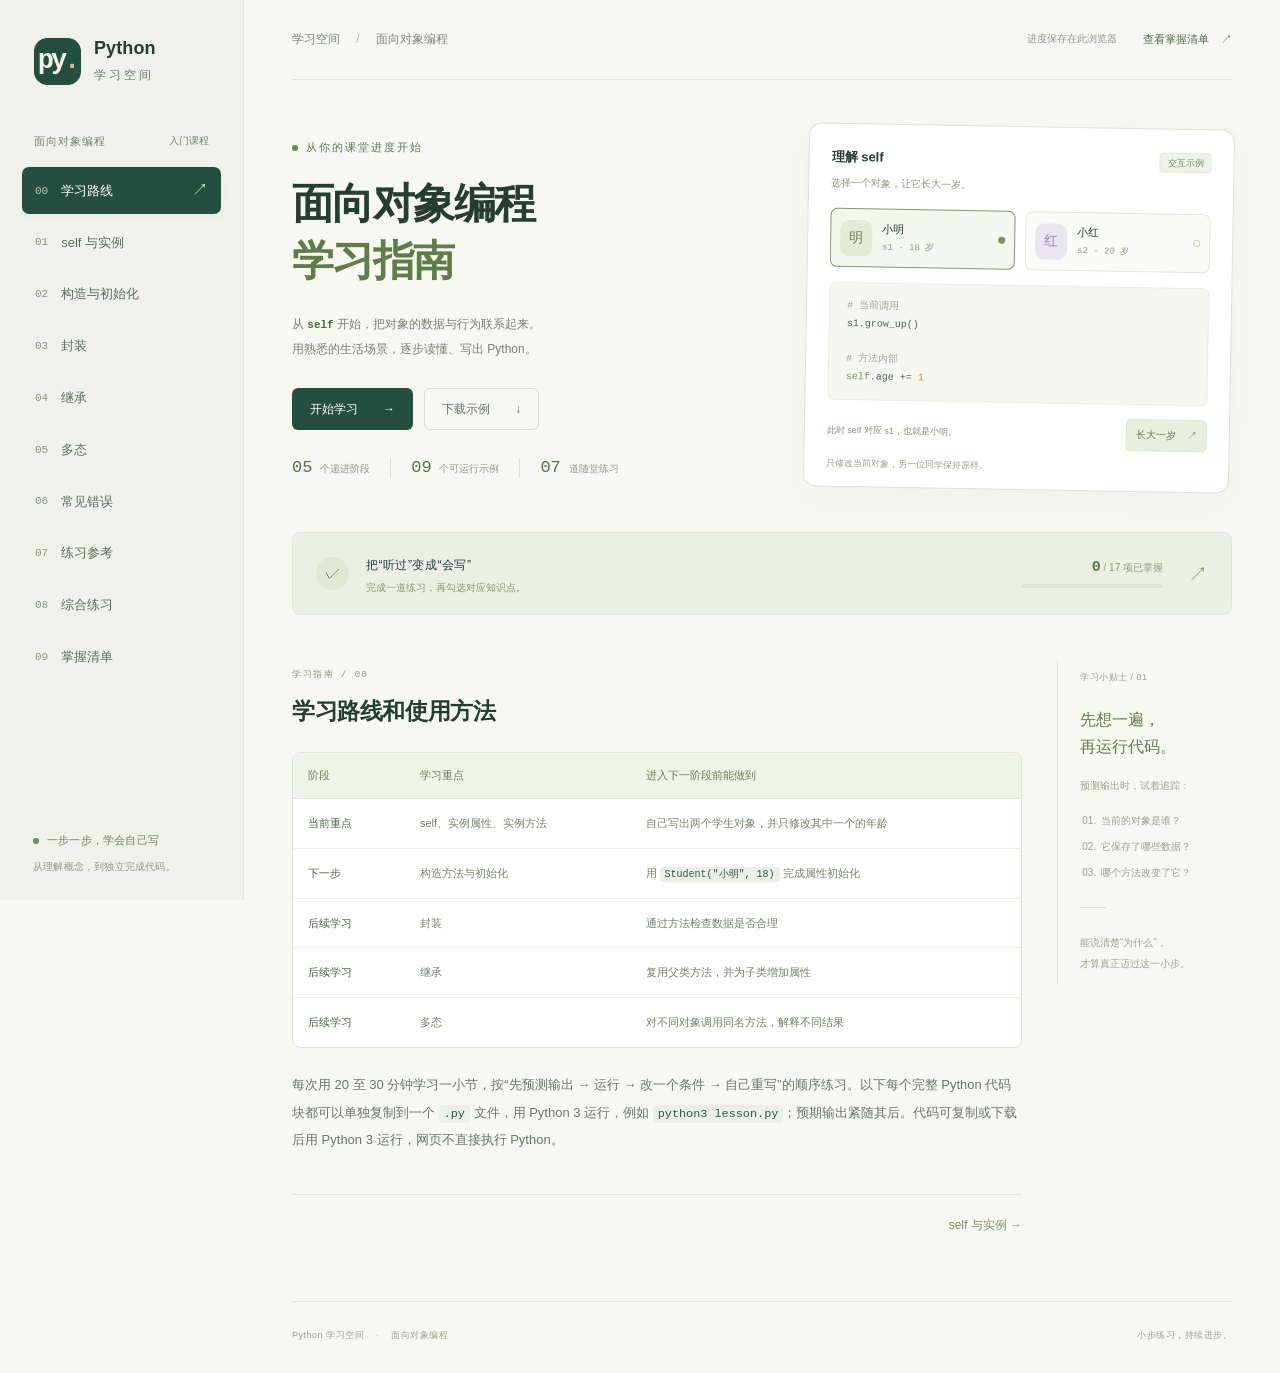
<file: index.html>
<!doctype html>
<html lang="zh-CN">
<head>
  <meta charset="UTF-8">
  <meta name="viewport" content="width=device-width, initial-scale=1">
  <meta name="description" content="从 self、实例属性和实例方法开始，用生活类比、可运行的 Python 示例和练习掌握面向对象编程。">
  <meta name="theme-color" content="#244e40">
  <title>面向对象编程学习指南 · Python 学习空间</title>
  <link rel="icon" href="assets/favicon.svg" type="image/svg+xml">
  <link rel="stylesheet" href="assets/style.css">
  <script defer src="assets/app.js"></script>
</head>
<body>
  <a class="skip-link" href="#lesson-content">跳到学习内容</a>
  <aside class="sidebar" aria-label="课程导航">
    <a href="#overview" class="brand" aria-label="Python 学习空间首页"><span class="brand-icon" aria-hidden="true">py<span>.</span></span><span>Python<br><small>学习空间</small></span></a>
    <div class="sidebar-label">面向对象编程 <span>入门课程</span></div>
    <nav><a href="#overview" class="nav-link" data-route="overview" aria-current=page><span class="nav-number">00</span><span>学习路线</span><span class="nav-arrow" aria-hidden="true">↗</span></a><a href="#self" class="nav-link" data-route="self" ><span class="nav-number">01</span><span>self 与实例</span><span class="nav-arrow" aria-hidden="true">↗</span></a><a href="#init" class="nav-link" data-route="init" ><span class="nav-number">02</span><span>构造与初始化</span><span class="nav-arrow" aria-hidden="true">↗</span></a><a href="#encapsulation" class="nav-link" data-route="encapsulation" ><span class="nav-number">03</span><span>封装</span><span class="nav-arrow" aria-hidden="true">↗</span></a><a href="#inheritance" class="nav-link" data-route="inheritance" ><span class="nav-number">04</span><span>继承</span><span class="nav-arrow" aria-hidden="true">↗</span></a><a href="#polymorphism" class="nav-link" data-route="polymorphism" ><span class="nav-number">05</span><span>多态</span><span class="nav-arrow" aria-hidden="true">↗</span></a><a href="#errors" class="nav-link" data-route="errors" ><span class="nav-number">06</span><span>常见错误</span><span class="nav-arrow" aria-hidden="true">↗</span></a><a href="#answers" class="nav-link" data-route="answers" ><span class="nav-number">07</span><span>练习参考</span><span class="nav-arrow" aria-hidden="true">↗</span></a><a href="#project" class="nav-link" data-route="project" ><span class="nav-number">08</span><span>综合练习</span><span class="nav-arrow" aria-hidden="true">↗</span></a><a href="#checklist" class="nav-link" data-route="checklist" ><span class="nav-number">09</span><span>掌握清单</span><span class="nav-arrow" aria-hidden="true">↗</span></a></nav>
    <div class="sidebar-bottom"><span class="status-dot"></span><span>一步一步，学会自己写</span><p>从理解概念，到独立完成代码。</p></div>
  </aside>
  <div class="workspace">
    <header class="topbar"><a class="mobile-brand" href="#overview">py. <span>Python 学习空间</span></a><div class="breadcrumb">学习空间 <span>/</span> 面向对象编程</div><div class="topbar-actions"><span class="saved-status" id="save-status" role="status" aria-live="polite">进度保存在此浏览器</span><a class="text-link" href="#checklist">查看掌握清单 <span aria-hidden="true">↗</span></a></div></header>
    <main id="lesson-content" tabindex="-1">
      <section class="hero" id="hero" aria-labelledby="guide-title">
        <div class="hero-copy"><div class="hero-label"><span class="status-dot"></span>从你的课堂进度开始</div><h1 id="guide-title">面向对象编程<br><span>学习指南</span></h1><p class="hero-description">从 <code>self</code> 开始，把对象的数据与行为联系起来。<br class="desktop-break">用熟悉的生活场景，逐步读懂、写出 Python。</p><div class="hero-buttons"><a class="button button-primary" href="#self">开始学习 <span aria-hidden="true">→</span></a><a class="button button-secondary" href="examples/python_oop_examples.zip" download>下载示例 <span aria-hidden="true">↓</span></a></div><div class="hero-meta"><span><b>05</b> 个递进阶段</span><span><b>09</b> 个可运行示例</span><span><b>07</b> 道随堂练习</span></div></div>
        <div class="self-demo" aria-label="self 交互演示">
          <div class="demo-heading"><span>理解 self</span><span class="live-tag">交互示例</span></div>
          <p class="demo-caption">选择一个对象，让它长大一岁。</p>
          <div class="student-options"><button class="student-card is-selected" type="button" data-student="s1" aria-pressed="true"><span class="student-avatar">明</span><span><strong>小明</strong><small>s1 · <span id="age-s1">18</span> 岁</small></span><span class="selection-dot" aria-hidden="true"></span></button><button class="student-card" type="button" data-student="s2" aria-pressed="false"><span class="student-avatar lavender">红</span><span><strong>小红</strong><small>s2 · <span id="age-s2">20</span> 岁</small></span><span class="selection-dot" aria-hidden="true"></span></button></div>
          <div class="demo-code"><code><span class="muted"># 当前调用</span><br><span id="demo-caller">s1</span>.grow_up()<br><br><span class="muted"># 方法内部</span><br><span class="code-highlight">self</span>.age += <span class="code-orange">1</span></code></div>
          <div class="demo-footer"><p id="demo-explanation" aria-live="polite">此时 self 对应 s1，也就是小明。</p><button type="button" class="demo-run" id="grow-up">长大一岁 <span aria-hidden="true">↗</span></button></div>
          <div class="demo-result" id="demo-result" role="status">只修改当前对象，另一位同学保持原样。</div>
        </div>
      </section>
      <section class="progress-banner" aria-label="掌握进度"><div class="progress-symbol" aria-hidden="true">✓</div><div><strong>把“听过”变成“会写”</strong><p>完成一道练习，再勾选对应知识点。</p></div><div class="progress-meter"><span><b id="progress-count">0</b> / <span id="progress-total">17</span> 项已掌握</span><progress id="mastery-progress" value="0" max="17" aria-label="知识点掌握进度"></progress></div><a href="#checklist" class="progress-link" aria-label="前往掌握清单">↗</a></section>
      <div class="reading-layout"><div class="reading-column"><article class="lesson" id="overview" data-title="学习路线" ><div class="lesson-heading"><span class="eyebrow">学习指南 / 00</span><h2>学习路线和使用方法</h2></div><div class="table-scroll" tabindex="0" role="region" aria-label="知识点对照表"><table><thead><tr><th scope="col">阶段</th><th scope="col">学习重点</th><th scope="col">进入下一阶段前能做到</th></tr></thead><tbody>
<tr><td>当前重点</td><td>self、实例属性、实例方法</td><td>自己写出两个学生对象，并只修改其中一个的年龄</td></tr>
<tr><td>下一步</td><td>构造方法与初始化</td><td>用 <code>Student(&quot;小明&quot;, 18)</code> 完成属性初始化</td></tr>
<tr><td>后续学习</td><td>封装</td><td>通过方法检查数据是否合理</td></tr>
<tr><td>后续学习</td><td>继承</td><td>复用父类方法，并为子类增加属性</td></tr>
<tr><td>后续学习</td><td>多态</td><td>对不同对象调用同名方法，解释不同结果</td></tr>
</tbody></table></div>
<p>每次用 20 至 30 分钟学习一小节，按“先预测输出 → 运行 → 改一个条件 → 自己重写”的顺序练习。以下每个完整 Python 代码块都可以单独复制到一个 <code>.py</code> 文件，用 Python 3 运行，例如 <code>python3 lesson.py</code>；预期输出紧随其后。代码可复制或下载后用 Python 3 运行，网页不直接执行 Python。</p></article>
<article class="lesson" id="self" data-title="self 与实例" hidden><div class="lesson-heading"><span class="eyebrow">学习指南 / 01</span><h2>第一阶段 理解 self 和对象自己的数据</h2></div><h3>用学生档案理解类与对象</h3>
<p>把 <code>Student</code> 类想象成学生档案的统一模板；<code>s1</code>、<code>s2</code> 分别指向按模板建立的两份具体档案。姓名、年龄是档案中的数据，也就是属性；介绍自己、长大一岁是对象的行为，也就是方法。<code>self</code> 像方法执行时手里拿着的那份档案，决定这一行代码处理哪个学生。</p>
<div class="table-scroll" tabindex="0" role="region" aria-label="知识点对照表"><table><thead><tr><th scope="col">写法</th><th scope="col">读法</th></tr></thead><tbody>
<tr><td><code>class Student:</code></td><td>定义学生类</td></tr>
<tr><td><code>s1 = Student()</code></td><td>创建一个学生实例，让变量 s1 指向它</td></tr>
<tr><td><code>s1.name</code></td><td>s1 所指对象的 name 属性</td></tr>
<tr><td><code>self.name</code></td><td>当前方法接收到的对象的 name 属性</td></tr>
<tr><td><code>s1.introduce()</code></td><td>调用 s1 的 introduce 方法</td></tr>
</tbody></table></div>
<h3>从 self 到实例属性和实例方法</h3>
<p>先暂时手动给对象添加属性，方便看清“数据属于谁”。</p>
<div class="code-block"><div class="code-bar"><span>PYTHON <span class="code-number">/ 01</span></span><div><a download href="examples/example_01.py">下载 .py</a><button type="button" class="copy-code" aria-label="复制示例 1 代码">复制代码</button></div></div><pre><code class="language-python">class Student:
    def introduce(self):
        return f&quot;我是{self.name}，今年{self.age}岁&quot;

    def grow_up(self):
        self.age += 1

s1 = Student()
s1.name = &quot;小明&quot;
s1.age = 18

s2 = Student()
s2.name = &quot;小红&quot;
s2.age = 20

print(s1.introduce())
print(s2.introduce())
s1.grow_up()
print(s1.age, s2.age)
print(Student.introduce(s1))</code></pre></div>
<div class="output-block"><span class="output-label">运行结果</span><pre><code>我是小明，今年18岁
我是小红，今年20岁
19 20
我是小明，今年19岁</code></pre></div>
<p><code>s1.grow_up()</code> 调用时，Python 把 <code>s1</code> 所指的对象自动作为第一个参数传入，所以 <code>self.age += 1</code> 修改的是它的年龄。调用 <code>s2.introduce()</code> 时，方法中的 <code>self</code> 则接收到 <code>s2</code> 所指的对象。在这个普通实例方法示例中，<code>s1.introduce()</code> 与 <code>Student.introduce(s1)</code> 的效果相同。</p>
<p><strong>self 是约定的参数名，不是关键字。</strong> 定义普通实例方法时，第一个参数通常写 <code>self</code>；通过实例调用时，不再手动传入它。两个对象可以分别保存自己的实例属性；若你把同一个可变对象赋给它们，它们也可能共享那份数据。</p>
<h3>方法参数和实例属性的区别</h3>
<p>形参像临时递来的便签，<code>self.name</code> 像档案里保存的姓名。把便签上的内容写进档案，需要显式赋值。</p>
<div class="code-block"><div class="code-bar"><span>PYTHON <span class="code-number">/ 02</span></span><div><a download href="examples/example_02.py">下载 .py</a><button type="button" class="copy-code" aria-label="复制示例 2 代码">复制代码</button></div></div><pre><code class="language-python">class Student:
    def rename(self, name):
        old_name = self.name
        self.name = name
        return old_name

s = Student()
s.name = &quot;小明&quot;
print(s.rename(&quot;小林&quot;))
print(s.name)</code></pre></div>
<div class="output-block"><span class="output-label">运行结果</span><pre><code>小明
小林</code></pre></div>
<p><code>name</code> 是本次调用的参数，<code>old_name</code> 是方法内的局部变量，<code>self.name</code> 是保存在对象上的属性。方法结束后，后续方法仍可通过对象读取更新后的 <code>self.name</code>。<code>return</code> 把结果交给调用者；<code>print</code> 负责显示结果。没有执行带值的 <code>return</code> 时，方法返回 <code>None</code>。</p>
<h3>第一阶段练习</h3>
<ol start="1" class="exercise-list">
<li><strong>追踪 self</strong>：在第一个例子中，<code>s1.grow_up()</code> 内的 <code>self</code> 对应谁？把该调用换成 <code>s2.grow_up()</code>，最后两人的年龄分别是多少？先写答案再运行。</li>
<li><strong>独立编写</strong>：给 <code>Student</code> 写一个 <code>study(self, subject)</code> 方法，返回“姓名正在学习科目”。创建小明和小红两个对象，分别学习 Python 和数学。</li>
<li><strong>找错</strong>：有人在方法里写 <code>name = &quot;小林&quot;</code>，却发现 <code>s.name</code> 没变。解释原因，并写出修改对象属性的语句。</li>
</ol>
<p>完成标准：不用看例子，能解释一次方法调用中 <code>self</code> 的对象身份，并区分 <code>subject</code> 与 <code>self.name</code>。</p></article>
<article class="lesson" id="init" data-title="构造与初始化" hidden><div class="lesson-heading"><span class="eyebrow">学习指南 / 02</span><h2>第二阶段 构造方法与初始化</h2></div><h3>创建对象时填写必需信息</h3>
<p>手动填档案容易漏写年龄，后来访问 <code>self.age</code> 就可能出现 <code>AttributeError</code>。<code>__init__</code> 像新生登记：创建对象时立即填写基本信息。</p>
<p>课堂常把 <code>__init__</code> 称为“构造方法”。更准确地说，它是<strong>初始化方法</strong>：实例创建后，Python 自动调用它来设置初始状态；真正创建实例涉及 <code>__new__</code>，现阶段先掌握 <code>__init__</code> 即可。它应返回 <code>None</code>，通常不写 <code>return</code>。</p>
<div class="code-block"><div class="code-bar"><span>PYTHON <span class="code-number">/ 03</span></span><div><a download href="examples/example_03.py">下载 .py</a><button type="button" class="copy-code" aria-label="复制示例 3 代码">复制代码</button></div></div><pre><code class="language-python">class Student:
    def __init__(self, name, age=18):
        self.name = name
        self.age = age

    def introduce(self):
        return f&quot;{self.name}：{self.age}岁&quot;

s1 = Student(&quot;小明&quot;)
s2 = Student(&quot;小红&quot;, 20)
print(s1.introduce())
print(s2.introduce())</code></pre></div>
<div class="output-block"><span class="output-label">运行结果</span><pre><code>小明：18岁
小红：20岁</code></pre></div>
<p>创建 <code>Student(&quot;小红&quot;, 20)</code> 时，实例自动传给 <code>self</code>，字符串传给 <code>name</code>，数字传给 <code>age</code>。<code>self.name = name</code> 左边是对象属性，右边是收到的参数；同名是为了表达清楚，它们不是同一个存储位置。默认值 <code>age=18</code> 允许调用者省略年龄。</p>
<h3>避免不同学生共用一份列表</h3>
<p>每个学生应有自己的课程表，因此在每次初始化时新建列表。</p>
<div class="code-block"><div class="code-bar"><span>PYTHON <span class="code-number">/ 04</span></span><div><a download href="examples/example_04.py">下载 .py</a><button type="button" class="copy-code" aria-label="复制示例 4 代码">复制代码</button></div></div><pre><code class="language-python">class Student:
    def __init__(self, name):
        self.name = name
        self.courses = []

    def add_course(self, course):
        self.courses.append(course)

s1 = Student(&quot;小明&quot;)
s2 = Student(&quot;小红&quot;)
s1.add_course(&quot;Python&quot;)
print(s1.courses)
print(s2.courses)</code></pre></div>
<div class="output-block"><span class="output-label">运行结果</span><pre><code>[&#x27;Python&#x27;]
[]</code></pre></div>
<p>写在类体中的 <code>courses = []</code> 是类属性，实例未单独设置同名属性时会访问到那一个列表；对它执行 <code>append</code> 可能影响多个实例。也先避免把可变列表写成默认参数，如 <code>courses=[]</code>。当前记住“每个人自己的列表，在 <code>__init__</code> 中用 <code>self.courses = []</code> 新建”即可。</p>
<h3>第二阶段练习</h3>
<ol start="4" class="exercise-list">
<li>写 <code>Book</code> 类，用 <code>__init__(self, title, pages)</code> 保存书名和页数；写 <code>describe()</code> 返回“Python入门 共200页”。创建两本不同的书，确认属性互不覆盖。</li>
</ol>
<p>完成标准：能在创建对象的一行代码中传入初始数据，并解释 <code>self.title = title</code> 两边的含义。</p></article>
<article class="lesson" id="encapsulation" data-title="封装" hidden><div class="lesson-heading"><span class="eyebrow">学习指南 / 03</span><h2>第三阶段 封装数据和操作规则</h2></div><h3>用校园卡理解封装</h3>
<p>校园卡有余额，也有充值和消费的规则。把余额和操作余额的方法放在一起，调用者通过清楚的方法使用它，这就是封装的一部分。重点是让对象负责维护合理的状态。</p>
<p>Python 的 <code>_balance</code> 单下划线表示“内部使用”的约定，不会阻止外部访问。双下划线如 <code>__balance</code> 会触发名称改写，主要用于减少子类中的名称冲突，也不是绝对私有或安全屏障。</p>
<div class="code-block"><div class="code-bar"><span>PYTHON <span class="code-number">/ 05</span></span><div><a download href="examples/example_05.py">下载 .py</a><button type="button" class="copy-code" aria-label="复制示例 5 代码">复制代码</button></div></div><pre><code class="language-python">class CampusCard:
    def __init__(self, owner):
        self.owner = owner
        self._balance = 0  # 用整数表示元

    def recharge(self, amount):
        if amount &lt;= 0:
            return False
        self._balance += amount
        return True

    def spend(self, amount):
        if amount &lt;= 0 or amount &gt; self._balance:
            return False
        self._balance -= amount
        return True

    def get_balance(self):
        return self._balance

card = CampusCard(&quot;小明&quot;)
print(card.recharge(50))
print(card.spend(12))
print(card.spend(100))
print(card.get_balance())</code></pre></div>
<div class="output-block"><span class="output-label">运行结果</span><pre><code>True
True
False
38</code></pre></div>
<p>这个入门例子约定传入整数金额。余额不足时返回 <code>False</code>，余额保持原值。使用 <code>spend(12)</code> 可以执行检查；直接给内部余额赋值会绕过这些规则。后续可学习 <code>@property</code>，用属性访问的写法实现读取或赋值检查。</p>
<h3>第三阶段练习</h3>
<ol start="5" class="exercise-list">
<li>新建一张卡，依次充值 30、消费 8、消费 50、充值 -5。预测每次返回值与最终余额。再给类增加 <code>can_afford(self, amount)</code>，返回是否能支付一个正金额，调用它时不扣款。</li>
</ol>
<p>完成标准：能说明“把数据藏起来”和“让方法维护规则”有什么关系，并验证失败操作不改变余额。</p></article>
<article class="lesson" id="inheritance" data-title="继承" hidden><div class="lesson-heading"><span class="eyebrow">学习指南 / 04</span><h2>第四阶段 通过继承扩展已有类</h2></div><h3>用人员与学生理解继承</h3>
<p>学生是一种人员，都有姓名和自我介绍行为；学生还多出学号。继承可以复用共同部分，再增加子类特有的数据。先判断是否存在“是一种”的关系：学生是一种人员；校园卡属于学生，通常更适合保存为属性。</p>
<div class="code-block"><div class="code-bar"><span>PYTHON <span class="code-number">/ 06</span></span><div><a download href="examples/example_06.py">下载 .py</a><button type="button" class="copy-code" aria-label="复制示例 6 代码">复制代码</button></div></div><pre><code class="language-python">class Person:
    def __init__(self, name):
        self.name = name

    def introduce(self):
        return f&quot;我是{self.name}&quot;

class Student(Person):
    def __init__(self, name, student_id):
        super().__init__(name)
        self.student_id = student_id

    def study(self):
        return f&quot;{self.name}正在学习 Python&quot;

s = Student(&quot;小明&quot;, &quot;S001&quot;)
print(s.introduce())
print(s.study())
print(s.student_id)</code></pre></div>
<div class="output-block"><span class="output-label">运行结果</span><pre><code>我是小明
小明正在学习 Python
S001</code></pre></div>
<p><code>class Student(Person)</code> 表示 <code>Student</code> 继承 <code>Person</code>。子类没有定义 <code>introduce</code>，于是可以使用继承的方法。子类自己定义了 <code>__init__</code>，这里通过 <code>super().__init__(name)</code> 调用父类的初始化逻辑，完成姓名赋值。在这个单继承例子中，<code>super()</code> 可以先理解为“接着调用父类的实现”。</p>
<h3>第四阶段练习</h3>
<ol start="6" class="exercise-list">
<li>参照示例写 <code>Teacher(Person)</code>，初始化时保存姓名和课程 <code>subject</code>；写 <code>teach()</code> 返回“王老师正在教数学”。保留对继承的 <code>introduce()</code> 的调用。</li>
</ol>
<p>完成标准：能说出父类负责哪些数据、子类增加哪些数据，并解释省略这里的 <code>super().__init__(name)</code> 为什么会导致姓名未初始化。</p></article>
<article class="lesson" id="polymorphism" data-title="多态" hidden><div class="lesson-heading"><span class="eyebrow">学习指南 / 05</span><h2>第五阶段 同一种调用表现出多态</h2></div><h3>用自我介绍理解多态</h3>
<p>课堂点名时，老师发出同一个要求“介绍自己”，学生和教师可以给出不同内容。程序也可以只调用 <code>introduce()</code>，由具体对象决定执行哪个实现。</p>
<div class="code-block"><div class="code-bar"><span>PYTHON <span class="code-number">/ 07</span></span><div><a download href="examples/example_07.py">下载 .py</a><button type="button" class="copy-code" aria-label="复制示例 7 代码">复制代码</button></div></div><pre><code class="language-python">class Person:
    def __init__(self, name):
        self.name = name

    def introduce(self):
        return f&quot;我是{self.name}&quot;

class Student(Person):
    def introduce(self):
        return f&quot;我是学生{self.name}&quot;

class Teacher(Person):
    def introduce(self):
        return f&quot;我是教师{self.name}&quot;

def greet(person):
    print(person.introduce())

for person in [Student(&quot;小明&quot;), Teacher(&quot;王老师&quot;)]:
    greet(person)</code></pre></div>
<div class="output-block"><span class="output-label">运行结果</span><pre><code>我是学生小明
我是教师王老师</code></pre></div>
<p>子类提供自己的同名方法叫<strong>方法重写</strong>。<code>greet</code> 的写法没有变化，结果随传入对象变化，这展示了多态。这里两个子类继承了父类的初始化方法，所以可以直接传入姓名。</p>
<p>Python 还支持“鸭子类型”：另一个类即使不继承 <code>Person</code>，只要提供了适用的 <code>introduce()</code>，也可用于这里的 <code>greet</code>。如果缺少该方法，调用时会失败；不是任意对象都能传入。</p>
<h3>第五阶段练习</h3>
<ol start="7" class="exercise-list">
<li>增加 <code>Robot</code> 类，不继承 <code>Person</code>，但提供 <code>introduce(self)</code> 返回“我是学习助手”。把 <code>Robot()</code> 也交给 <code>greet</code>。解释为什么不必在 <code>greet</code> 中为机器人增加 <code>if</code> 分支。</li>
</ol>
<p>完成标准：能区分“继承用于复用共同逻辑”“重写用于提供新实现”“多态是相同调用对应不同表现”。</p></article>
<article class="lesson" id="errors" data-title="常见错误" hidden><div class="lesson-heading"><span class="eyebrow">学习指南 / 06</span><h2>常见错误与排查方法</h2></div><div class="table-scroll" tabindex="0" role="region" aria-label="知识点对照表"><table><thead><tr><th scope="col">现象</th><th scope="col">先检查什么</th><th scope="col">修改方向</th></tr></thead><tbody>
<tr><td>方法调用时提示参数数量不对</td><td>定义是否遗漏 self，调用时是否又手动传了 self</td><td>定义 <code>def study(self, subject)</code>，调用 <code>s.study(&quot;Python&quot;)</code></td></tr>
<tr><td>提示对象没有 name 或 age</td><td>是否先初始化，属性拼写是否一致</td><td>在初始化方法中统一赋值，检查 <code>name</code> 与 <code>Name</code></td></tr>
<tr><td>改了 name 但对象没变</td><td>写的是局部变量还是实例属性</td><td>需要保存到对象时使用 <code>self.name = name</code></td></tr>
<tr><td>两个对象的课程一起变化</td><td>是否共用了类属性列表或同一个列表对象</td><td>需要各自保存时，在初始化中分别新建列表</td></tr>
<tr><td>打印方法结果得到 None</td><td>方法是否只 print，没有 return</td><td>需要调用者取得结果时使用 return</td></tr>
<tr><td>子类缺少父类属性</td><td>子类的初始化是否执行了父类所需逻辑</td><td>在本指南的例子中调用 <code>super().__init__(name)</code></td></tr>
</tbody></table></div>
<p>看到报错时，先从最后一行确定错误类型，再回到报错行逐个核对“对象是谁、属性何时建立、参数传了几个”。</p></article>
<article class="lesson" id="answers" data-title="练习参考" hidden><div class="lesson-heading"><span class="eyebrow">学习指南 / 07</span><h2>练习参考答案</h2></div><p>先独立完成对应阶段，再对照这一节。能解释为什么这样写，比记住答案更有用。</p>
<h3>第一阶段答案</h3>
<p>第 1 题中，原调用的 <code>self</code> 对应 <code>s1</code> 所指对象。替换为 <code>s2.grow_up()</code> 后，小明 18 岁，小红 21 岁。第 3 题的 <code>name = &quot;小林&quot;</code> 只给局部变量赋值；在实例方法中要用 <code>self.name = &quot;小林&quot;</code>。</p>
<p>第 2 题的一种完整写法：</p>
<div class="code-block"><div class="code-bar"><span>PYTHON <span class="code-number">/ 08</span></span><div><a download href="examples/example_08.py">下载 .py</a><button type="button" class="copy-code" aria-label="复制示例 8 代码">复制代码</button></div></div><pre><code class="language-python">class Student:
    def study(self, subject):
        return f&quot;{self.name}正在学习{subject}&quot;

s1 = Student()
s1.name = &quot;小明&quot;
s2 = Student()
s2.name = &quot;小红&quot;
print(s1.study(&quot;Python&quot;))
print(s2.study(&quot;数学&quot;))</code></pre></div>
<div class="output-block"><span class="output-label">运行结果</span><pre><code>小明正在学习Python
小红正在学习数学</code></pre></div>
<h3>第二阶段答案</h3>
<div class="code-block"><div class="code-bar"><span>PYTHON <span class="code-number">/ 09</span></span><div><a download href="examples/example_09.py">下载 .py</a><button type="button" class="copy-code" aria-label="复制示例 9 代码">复制代码</button></div></div><pre><code class="language-python">class Book:
    def __init__(self, title, pages):
        self.title = title
        self.pages = pages

    def describe(self):
        return f&quot;{self.title} 共{self.pages}页&quot;

b1 = Book(&quot;Python入门&quot;, 200)
b2 = Book(&quot;数学故事&quot;, 120)
print(b1.describe())
print(b2.describe())</code></pre></div>
<div class="output-block"><span class="output-label">运行结果</span><pre><code>Python入门 共200页
数学故事 共120页</code></pre></div>
<h3>第三至第五阶段答案要点</h3>
<p>第 5 题四次操作依次返回 <code>True、True、False、False</code>，最终余额为 22。<code>can_afford</code> 的方法体可写为 <code>return 0 &lt; amount &lt;= self._balance</code>；它只有判断，没有修改余额的赋值语句。</p>
<p>第 6 题的 <code>Teacher</code> 继承 <code>Person</code>，在 <code>__init__(self, name, subject)</code> 中依次执行 <code>super().__init__(name)</code> 和 <code>self.subject = subject</code>。<code>teach</code> 返回 <code>f&quot;{self.name}正在教{self.subject}&quot;</code>。用 <code>Teacher(&quot;王老师&quot;, &quot;数学&quot;)</code> 创建对象；它仍可调用父类的 <code>introduce()</code>。</p>
<p>第 7 题的 <code>Robot.introduce</code> 返回指定文本即可。<code>greet</code> 只依赖传入对象具有可用的 <code>introduce()</code> 方法，因而无需按具体类名分支。新增调用会输出“我是学习助手”。</p></article>
<article class="lesson" id="project" data-title="综合练习" hidden><div class="lesson-heading"><span class="eyebrow">学习指南 / 08</span><h2>综合练习 学生与校园卡</h2></div><p>当第五阶段也能独立完成后，把已有知识合起来：创建两名学生，每名学生在初始化时建立一张自己的校园卡；学生提供 <code>pay(amount)</code> 方法，内部调用该卡的 <code>spend(amount)</code>；研究生类 <code>GraduateStudent</code> 继承学生类，增加研究方向并重写自我介绍。</p>
<p>验收时检查以下结果：</p>
<div class="check-list">
<label class="check-item"><input type="checkbox" data-check="b4970490f2d5"><span>给甲充值 50 元，乙的余额仍为 0。</span></label>
<label class="check-item"><input type="checkbox" data-check="fd9c8a9b7be3"><span>甲消费 12 元后为 38 元，再消费 100 元失败，余额仍为 38。</span></label>
<label class="check-item"><input type="checkbox" data-check="a83264aedead"><span>普通学生和研究生放入同一列表，循环调用 <code>introduce()</code> 得到不同介绍。</span></label>
<label class="check-item"><input type="checkbox" data-check="fd56954b3134"><span>能解释“研究生是一种学生”使用继承，“学生拥有校园卡”使用对象属性。</span></label>
</div>
<p>提示：卡对象可保存在 <code>self.card</code> 中。先完成学生和校园卡，再增加研究生；卡只需要作为属性保存，不必让学生继承校园卡。</p></article>
<article class="lesson" id="checklist" data-title="掌握清单" hidden><div class="lesson-heading"><span class="eyebrow">学习指南 / 09</span><h2>知识点掌握情况清单</h2></div><p>只有能离开示例、独立完成并说清原因时才勾选。遇到错题可以取消勾选，再记录下一次复习日期。</p>
<h3>当前课堂内容</h3>
<div class="check-list">
<label class="check-item"><input type="checkbox" data-check="75dcb4c420e2"><span>能用自己的话区分类、对象与指向对象的变量。</span></label>
<label class="check-item"><input type="checkbox" data-check="be04c75afb49"><span>能指出一次实例方法调用中 self 对应哪个对象。</span></label>
<label class="check-item"><input type="checkbox" data-check="80beaa17808d"><span>能解释普通实例方法示例中 <code>s.introduce()</code> 与 <code>Student.introduce(s)</code> 的关系。</span></label>
<label class="check-item"><input type="checkbox" data-check="cfe010026ca0"><span>能区分方法参数、局部变量和 <code>self.name</code>。</span></label>
<label class="check-item"><input type="checkbox" data-check="3ffd17e08ffb"><span>能创建两个对象，分别建立属性，只修改其中一个。</span></label>
<label class="check-item"><input type="checkbox" data-check="6ab6cd1c4c9f"><span>能写带额外参数的实例方法，并区分 print 与 return。</span></label>
<label class="check-item"><input type="checkbox" data-check="02d7b04c824c"><span>已独立完成练习 1 至 3，并能解释结果。</span></label>
</div>
<h3>随课堂推进继续勾选</h3>
<div class="check-list">
<label class="check-item"><input type="checkbox" data-check="3b3fa18ff8c1"><span>能用 <code>__init__</code> 初始化实例属性，并解释默认参数。</span></label>
<label class="check-item"><input type="checkbox" data-check="f93bd935c88f"><span>知道 <code>__init__</code> 负责初始化，不写返回对象的 return。</span></label>
<label class="check-item"><input type="checkbox" data-check="8f12aa07635e"><span>能为每个实例新建自己的列表，避免意外共享。</span></label>
<label class="check-item"><input type="checkbox" data-check="5789a251286e"><span>能用方法检查数据，说明单下划线和双下划线的含义。</span></label>
<label class="check-item"><input type="checkbox" data-check="1a2dd289d094"><span>能验证失败的消费或充值不会改变余额。</span></label>
<label class="check-item"><input type="checkbox" data-check="c93b68c72901"><span>能定义子类，使用 super 完成所需的初始化。</span></label>
<label class="check-item"><input type="checkbox" data-check="8bee1731a807"><span>能区分继承、方法重写与多态。</span></label>
<label class="check-item"><input type="checkbox" data-check="537d42f7a937"><span>能解释鸭子类型依赖对象提供所需方法。</span></label>
<label class="check-item"><input type="checkbox" data-check="44819c2ac618"><span>已独立完成练习 4 至 7。</span></label>
<label class="check-item"><input type="checkbox" data-check="e8c43585fffe"><span>已完成综合练习的四项验收。</span></label>
</div></article><section class="journal" id="journal" aria-labelledby="journal-title" hidden><div class="lesson-heading"><span class="eyebrow">把课堂进度留下来</span><h2 id="journal-title">课堂与复习记录</h2></div><p>记录今天能独立完成什么，以及下一次需要再练什么。</p><form id="journal-form"><div class="form-row"><label>日期<input type="date" id="entry-date" required></label><label>课堂进度<select id="entry-stage"><option>self 与实例</option><option>构造与初始化</option><option>封装</option><option>继承</option><option>多态</option><option>综合复习</option></select></label></div><label>掌握了什么<textarea id="entry-learned" rows="2" placeholder="例如：能解释 s1.grow_up() 中 self 对应谁" required maxlength="2000"></textarea></label><label>卡点与下次复习<textarea id="entry-question" rows="2" placeholder="例如：name 和 self.name 还会混淆，明天重写改名方法" maxlength="2000"></textarea></label><button class="button button-primary" type="submit">保存这次记录 <span aria-hidden="true">＋</span></button></form><div id="journal-entries" aria-live="polite"></div><div class="backup-bar"><div><strong>保留你的学习轨迹</strong><p>勾选与记录保存在当前浏览器，可导出后在另一设备导入。</p></div><div class="backup-actions"><button type="button" class="button button-secondary" id="export-progress">导出进度</button><label class="button button-secondary import-label">导入进度<input type="file" id="import-progress" accept="application/json,.json" aria-label="导入进度文件"></label></div></div></section><nav class="chapter-pagination" aria-label="章节翻页"><a id="prev-chapter" href="#overview">← 上一节</a><a id="next-chapter" href="#self">下一节 →</a></nav></div><aside class="study-note" aria-label="学习建议"><span class="note-index">学习小贴士 / 01</span><h3>先想一遍，<br>再运行代码。</h3><p>预测输出时，试着追踪：</p><ol><li>当前的对象是谁？</li><li>它保存了哪些数据？</li><li>哪个方法改变了它？</li></ol><div class="note-rule"></div><p class="note-bottom">能说清楚“为什么”，<br>才算真正迈过这一小步。</p></aside></div>
    </main>
    <footer class="site-footer"><span>Python 学习空间 <span class="footer-dot">·</span> 面向对象编程</span><span>小步练习，持续进步。</span></footer>
  </div>
  <div class="toast" id="toast" role="status" aria-live="polite" hidden></div>
</body>
</html>
</file>
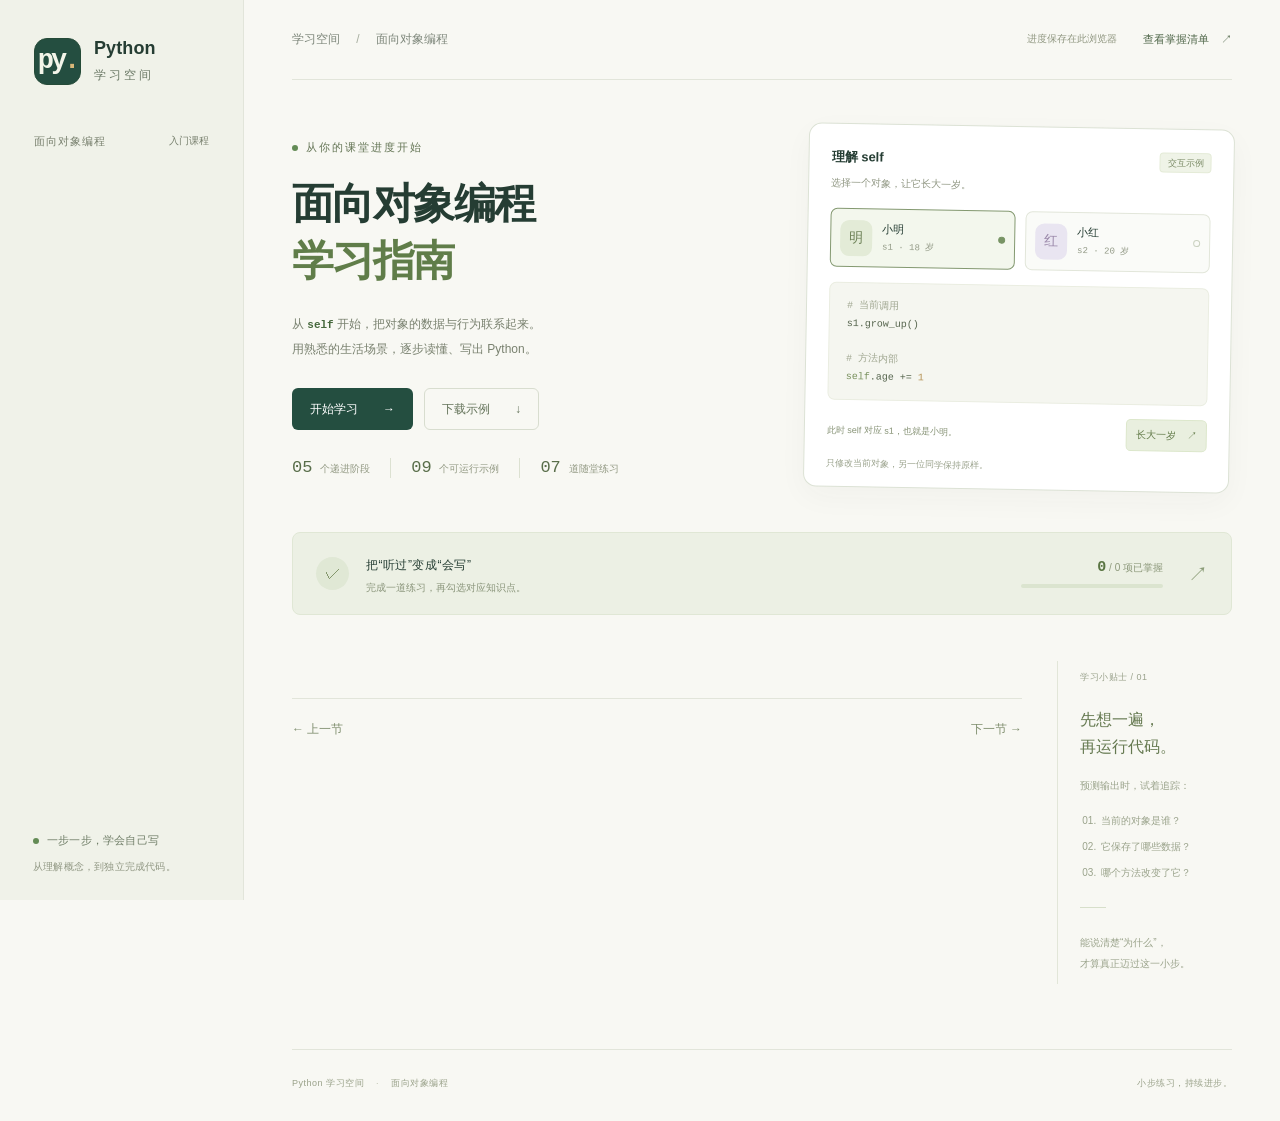
<file: template.html>
<!doctype html>
<html lang="zh-CN">
<head>
  <meta charset="UTF-8">
  <meta name="viewport" content="width=device-width, initial-scale=1">
  <meta name="description" content="从 self、实例属性和实例方法开始，用生活类比、可运行的 Python 示例和练习掌握面向对象编程。">
  <meta name="theme-color" content="#244e40">
  <title>面向对象编程学习指南 · Python 学习空间</title>
  <link rel="icon" href="assets/favicon.svg" type="image/svg+xml">
  <link rel="stylesheet" href="assets/style.css">
  <script defer src="assets/app.js"></script>
</head>
<body>
  <a class="skip-link" href="#lesson-content">跳到学习内容</a>
  <aside class="sidebar" aria-label="课程导航">
    <a href="#overview" class="brand" aria-label="Python 学习空间首页"><span class="brand-icon" aria-hidden="true">py<span>.</span></span><span>Python<br><small>学习空间</small></span></a>
    <div class="sidebar-label">面向对象编程 <span>入门课程</span></div>
    <nav><!-- NAVIGATION --></nav>
    <div class="sidebar-bottom"><span class="status-dot"></span><span>一步一步，学会自己写</span><p>从理解概念，到独立完成代码。</p></div>
  </aside>
  <div class="workspace">
    <header class="topbar"><a class="mobile-brand" href="#overview">py. <span>Python 学习空间</span></a><div class="breadcrumb">学习空间 <span>/</span> 面向对象编程</div><div class="topbar-actions"><span class="saved-status" id="save-status" role="status" aria-live="polite">进度保存在此浏览器</span><a class="text-link" href="#checklist">查看掌握清单 <span aria-hidden="true">↗</span></a></div></header>
    <main id="lesson-content" tabindex="-1">
      <section class="hero" id="hero" aria-labelledby="guide-title">
        <div class="hero-copy"><div class="hero-label"><span class="status-dot"></span>从你的课堂进度开始</div><h1 id="guide-title">面向对象编程<br><span>学习指南</span></h1><p class="hero-description">从 <code>self</code> 开始，把对象的数据与行为联系起来。<br class="desktop-break">用熟悉的生活场景，逐步读懂、写出 Python。</p><div class="hero-buttons"><a class="button button-primary" href="#self">开始学习 <span aria-hidden="true">→</span></a><a class="button button-secondary" href="examples/python_oop_examples.zip" download>下载示例 <span aria-hidden="true">↓</span></a></div><div class="hero-meta"><span><b>05</b> 个递进阶段</span><span><b>09</b> 个可运行示例</span><span><b>07</b> 道随堂练习</span></div></div>
        <div class="self-demo" aria-label="self 交互演示">
          <div class="demo-heading"><span>理解 self</span><span class="live-tag">交互示例</span></div>
          <p class="demo-caption">选择一个对象，让它长大一岁。</p>
          <div class="student-options"><button class="student-card is-selected" type="button" data-student="s1" aria-pressed="true"><span class="student-avatar">明</span><span><strong>小明</strong><small>s1 · <span id="age-s1">18</span> 岁</small></span><span class="selection-dot" aria-hidden="true"></span></button><button class="student-card" type="button" data-student="s2" aria-pressed="false"><span class="student-avatar lavender">红</span><span><strong>小红</strong><small>s2 · <span id="age-s2">20</span> 岁</small></span><span class="selection-dot" aria-hidden="true"></span></button></div>
          <div class="demo-code"><code><span class="muted"># 当前调用</span><br><span id="demo-caller">s1</span>.grow_up()<br><br><span class="muted"># 方法内部</span><br><span class="code-highlight">self</span>.age += <span class="code-orange">1</span></code></div>
          <div class="demo-footer"><p id="demo-explanation" aria-live="polite">此时 self 对应 s1，也就是小明。</p><button type="button" class="demo-run" id="grow-up">长大一岁 <span aria-hidden="true">↗</span></button></div>
          <div class="demo-result" id="demo-result" role="status">只修改当前对象，另一位同学保持原样。</div>
        </div>
      </section>
      <section class="progress-banner" aria-label="掌握进度"><div class="progress-symbol" aria-hidden="true">✓</div><div><strong>把“听过”变成“会写”</strong><p>完成一道练习，再勾选对应知识点。</p></div><div class="progress-meter"><span><b id="progress-count">0</b> / <span id="progress-total">17</span> 项已掌握</span><progress id="mastery-progress" value="0" max="17" aria-label="知识点掌握进度"></progress></div><a href="#checklist" class="progress-link" aria-label="前往掌握清单">↗</a></section>
      <div class="reading-layout"><div class="reading-column"><!-- LESSONS --><section class="journal" id="journal" aria-labelledby="journal-title" hidden><div class="lesson-heading"><span class="eyebrow">把课堂进度留下来</span><h2 id="journal-title">课堂与复习记录</h2></div><p>记录今天能独立完成什么，以及下一次需要再练什么。</p><form id="journal-form"><div class="form-row"><label>日期<input type="date" id="entry-date" required></label><label>课堂进度<select id="entry-stage"><option>self 与实例</option><option>构造与初始化</option><option>封装</option><option>继承</option><option>多态</option><option>综合复习</option></select></label></div><label>掌握了什么<textarea id="entry-learned" rows="2" placeholder="例如：能解释 s1.grow_up() 中 self 对应谁" required maxlength="2000"></textarea></label><label>卡点与下次复习<textarea id="entry-question" rows="2" placeholder="例如：name 和 self.name 还会混淆，明天重写改名方法" maxlength="2000"></textarea></label><button class="button button-primary" type="submit">保存这次记录 <span aria-hidden="true">＋</span></button></form><div id="journal-entries" aria-live="polite"></div><div class="backup-bar"><div><strong>保留你的学习轨迹</strong><p>勾选与记录保存在当前浏览器，可导出后在另一设备导入。</p></div><div class="backup-actions"><button type="button" class="button button-secondary" id="export-progress">导出进度</button><label class="button button-secondary import-label">导入进度<input type="file" id="import-progress" accept="application/json,.json" aria-label="导入进度文件"></label></div></div></section><nav class="chapter-pagination" aria-label="章节翻页"><a id="prev-chapter" href="#overview">← 上一节</a><a id="next-chapter" href="#self">下一节 →</a></nav></div><aside class="study-note" aria-label="学习建议"><span class="note-index">学习小贴士 / 01</span><h3>先想一遍，<br>再运行代码。</h3><p>预测输出时，试着追踪：</p><ol><li>当前的对象是谁？</li><li>它保存了哪些数据？</li><li>哪个方法改变了它？</li></ol><div class="note-rule"></div><p class="note-bottom">能说清楚“为什么”，<br>才算真正迈过这一小步。</p></aside></div>
    </main>
    <footer class="site-footer"><span>Python 学习空间 <span class="footer-dot">·</span> 面向对象编程</span><span>小步练习，持续进步。</span></footer>
  </div>
  <div class="toast" id="toast" role="status" aria-live="polite" hidden></div>
</body>
</html>
</file>
<file: assets/style.css>
@charset "UTF-8";
:root{--paper:#f8f8f3;--white:#fff;--ink:#253d33;--muted:#727c72;--green:#244e40;--green-soft:#e8eee5;--line:#e2e5da;--gold:#d8b779;--mono:"SFMono-Regular",Consolas,"Liberation Mono",monospace;--sans:Inter,"Noto Sans CJK SC","PingFang SC","Microsoft YaHei",sans-serif}
*{box-sizing:border-box}html{scroll-behavior:smooth;scroll-padding-top:28px}body{margin:0;background:var(--paper);color:var(--ink);font-family:var(--sans);font-size:15px;line-height:1.8;-webkit-font-smoothing:antialiased}button,input,select,textarea{font:inherit}button,a,input,textarea,select{-webkit-tap-highlight-color:transparent}button,a{touch-action:manipulation}button{cursor:pointer}a{color:inherit;text-decoration:none}a:hover{color:#527549}button:focus-visible,a:focus-visible,input:focus-visible,textarea:focus-visible,select:focus-visible,.table-scroll:focus-visible{outline:3px solid #c28c37;outline-offset:4px}[hidden]{display:none!important}::selection{background:#d7e7d0}button{color:inherit}code{font-family:var(--mono);font-size:.91em}p code,li code,td code,th code,label code{padding:2px 5px;border-radius:4px;background:#eaf0e5;color:#31563f;overflow-wrap:anywhere}strong{font-weight:600}h1,h2,h3{line-height:1.5;font-weight:600}main:focus{outline:none}
.skip-link{position:fixed;z-index:20;top:-80px;left:20px;background:var(--green);color:white;padding:10px 18px;border-radius:8px}.skip-link:focus{top:12px}.sidebar{position:fixed;inset:0 auto 0 0;width:244px;border-right:1px solid var(--line);padding:36px 22px 24px;display:flex;flex-direction:column;background:#f0f2e9;z-index:5;overflow-y:auto}.brand{display:flex;align-items:center;gap:13px;font-size:18px;font-weight:650;line-height:1.4;letter-spacing:.1px;margin:0 12px 46px}.brand small{font-size:12px;font-weight:450;letter-spacing:3px;color:#6c7a67}.brand-icon{width:47px;height:47px;border:1px solid #254b38;border-radius:13px;background:var(--green);font:600 27px/45px var(--mono);text-align:center;letter-spacing:-3px;color:#f3f5e9}.brand-icon span{color:var(--gold)}.sidebar-label{font-size:11px;font-weight:550;color:#79816f;letter-spacing:1px;padding:0 12px;margin-bottom:15px}.sidebar-label span{font-size:10px;float:right;font-weight:400;letter-spacing:0}.sidebar nav{display:flex;flex-direction:column;gap:5px}.nav-link{display:flex;align-items:center;gap:13px;position:relative;padding:9px 13px;border-radius:7px;font-size:13px;color:#5c6c5c;min-height:42px;transition:background .16s,color .16s}.nav-number{font:11px var(--mono);color:#8a9380}.nav-link[aria-current]{background:var(--green);color:#fff;box-shadow:0 3px 8px #244e400a}.nav-link[aria-current] .nav-number{color:#b5cab1}.nav-arrow{margin-left:auto;opacity:0;font-size:16px}.nav-link[aria-current] .nav-arrow{opacity:1;color:#d7e8ca}.nav-link:hover{background:#e0e7d8}.nav-link[aria-current]:hover{background:#315c48}.sidebar-bottom{padding:24px 11px 0;margin-top:auto;font-size:11px;letter-spacing:.2px;color:#6f7d67;white-space:nowrap}.sidebar-bottom p{font-size:10px;margin:7px 0 0;color:#909783}.status-dot{display:inline-block;background:#638b55;border-radius:100%;width:6px;height:6px;margin-right:8px;vertical-align:middle}.workspace{margin-left:244px}.topbar{height:80px;margin:0 48px;border-bottom:1px solid var(--line);display:flex;justify-content:space-between;align-items:center;gap:20px;font-size:12px}.breadcrumb{color:#7e877b;white-space:nowrap}.breadcrumb span{padding:0 13px;color:#a8afa0}.topbar-actions{display:flex;align-items:center;gap:26px}.saved-status{font-size:10px;color:#909781}.text-link{color:#52694c;font-size:11px}.text-link span{padding-left:9px}.mobile-brand{display:none}main{max-width:1400px;margin:auto;padding:46px 48px 65px}.hero{display:grid;grid-template-columns:1.1fr 1fr;gap:45px;align-items:center;margin-bottom:42px}.hero-label{font-size:11px;letter-spacing:2px;color:#637454;margin-bottom:17px}.hero h1{font-size:clamp(34px,3.25vw,53px);line-height:1.38;letter-spacing:-1.6px;margin:0 0 22px;font-weight:650}.hero h1 span{color:#607d49}.hero-description{font-size:12px;line-height:2.15;color:#79816f;margin:0 0 25px}.hero-description code{background:none;padding:0;color:#46683c;font-weight:600}.hero-buttons{display:flex;gap:11px}.button{display:inline-flex;align-items:center;justify-content:center;gap:25px;border:1px solid transparent;border-radius:6px;font-size:12px;padding:9px 17px;min-height:42px;font-weight:500;line-height:1.5}.button-primary{background:var(--green);color:#fff}.button-primary:hover{background:#3c6449;color:white}.button-secondary{border-color:#d8ddcf;background:transparent;color:#65745b}.button-secondary:hover{background:#edf0e6;color:#35583a}.hero-meta{display:flex;gap:20px;margin-top:28px;font-size:10px;color:#929983;white-space:nowrap}.hero-meta span+span{border-left:1px solid #dce1d1;padding-left:20px}.hero-meta b{font:500 17px var(--mono);color:#596e4a;margin-right:5px}
.self-demo{border:1px solid #dce2d5;background:#fff;border-radius:13px;padding:21px 22px 14px;box-shadow:0 10px 30px #2b443609;transform:rotate(1deg);max-width:465px;justify-self:end;width:100%}.demo-heading{display:flex;align-items:center;justify-content:space-between;font-size:13px;font-weight:600}.live-tag{font-size:9px;background:#eff3e7;color:#7c8c67;border:1px solid #e4ebd7;padding:1px 7px;border-radius:4px;font-weight:400}.demo-caption{font-size:10px;color:#909783;margin:6px 0 16px}.student-options{display:flex;gap:10px}.student-card{flex:1;display:flex;gap:10px;align-items:center;padding:10px 9px;border:1px solid #e2e6da;border-radius:7px;background:#fafbf8;text-align:left;min-width:0}.student-card.is-selected{border-color:#849971;background:#f3f7ed}.student-avatar{border-radius:9px;display:flex;align-items:center;justify-content:center;width:32px;height:36px;flex-shrink:0;background:#e3ebd7;color:#6e8258;font-size:14px}.student-avatar.lavender{background:#e9e5f1;color:#9b89aa}.student-card strong{display:block;font-size:11px;font-weight:550;white-space:nowrap}.student-card small{display:block;font:9px/1.9 var(--mono);color:#949b88;white-space:nowrap}.selection-dot{border-radius:50%;width:7px;height:7px;margin-left:auto;flex-shrink:0;border:1px solid #cad1c0}.is-selected .selection-dot{background:#789465;border-color:#789465}.demo-code{margin-top:15px;background:#f5f6f0;border:1px solid #eaede1;border-radius:7px;padding:14px 17px;font:11px/1.6 var(--mono);color:#55644d}.demo-code .muted{color:#a0a791;font-size:10px}.code-highlight{color:#78905d}.code-orange{color:#b49154}.demo-footer{display:flex;justify-content:space-between;align-items:center;gap:10px;padding-top:14px}.demo-footer p{font-size:9px;color:#879376;margin:0}.demo-run{background:#e9efdf;border:1px solid #dce7cb;color:#647c4b;border-radius:5px;font-size:10px;white-space:nowrap;padding:6px 9px}.demo-run:hover{background:#dae6cc}.demo-run span{margin-left:8px}.demo-result{font-size:9px;color:#9aa28c;margin-top:9px;min-height:17px}.progress-banner{display:flex;align-items:center;gap:17px;padding:17px 23px;background:#ecf0e4;border:1px solid #e0e7d5;border-radius:8px;margin-bottom:43px}.progress-symbol{display:flex;align-items:center;justify-content:center;width:33px;height:33px;background:#e0e8d5;border-radius:50%;font-size:16px;color:#84976c;flex-shrink:0}.progress-banner strong{font-size:12px;letter-spacing:.5px;font-weight:500}.progress-banner p{font-size:10px;color:#8a957b;margin:2px 0 0}.progress-meter{margin-left:auto;width:142px;flex-shrink:0;font-size:10px;color:#8c987a}.progress-meter>span{display:block;text-align:right;line-height:1.5}.progress-meter b{color:#5a7543;font:600 15px var(--mono)}progress{display:block;width:100%;height:4px;border:none;border-radius:4px;background:#dbe4cf;overflow:hidden;margin-top:8px}progress::-webkit-progress-bar{background:#dbe4cf}progress::-webkit-progress-value{background:#6e8b53}progress::-moz-progress-bar{background:#6e8b53}.progress-link{font-size:20px;color:#8d9e7a;padding-left:8px}
.reading-layout{display:grid;grid-template-columns:minmax(0,1fr) 175px;gap:35px;align-items:start}.reading-column{min-width:0}.lesson-heading{margin-bottom:23px}.eyebrow{font:9px/1.5 var(--mono);letter-spacing:1.5px;color:#8c987b}.lesson h2,.journal h2{font-size:23px;letter-spacing:-.4px;margin:9px 0 0}.lesson h3{margin:32px 0 15px;font-size:17px}.lesson p,.journal p{font-size:13px;line-height:2.1;color:#6b7663;margin:15px 0;overflow-wrap:anywhere}.lesson p strong{color:#39563f}.lesson h3:first-child{margin-top:0}.lesson a{color:#446d4c;text-decoration:underline;text-underline-offset:3px}.table-scroll{overflow-x:auto;border:1px solid #dfe5d6;border-radius:8px;margin:23px 0;background:#fff}table{border-collapse:collapse;font-size:11px;line-height:1.9;width:100%;min-width:450px;text-align:left}th{font-weight:500;color:#6d7e5b;background:#f0f3e8;padding:12px 15px;border-bottom:1px solid #e3e8d9;white-space:nowrap}td{padding:14px 15px;vertical-align:top;color:#76816a;border-bottom:1px solid #edf0e6}tr:last-child td{border-bottom:0}td:first-child{font-weight:500;color:#4d6747;min-width:78px}.study-note{position:sticky;top:24px;border-left:1px solid #e2e6d8;padding-left:22px;margin-top:3px}.note-index{font-size:9px;color:#9aa28c;letter-spacing:.5px}.study-note h3{font-size:16px;line-height:1.7;margin:18px 0 15px;color:#657950;font-weight:500}.study-note p,.study-note li{font-size:10px;color:#9aA38b;line-height:2}.study-note ol{list-style:decimal-leading-zero;padding-left:19px}.study-note li{padding-left:2px;margin:6px 0}.note-rule{width:26px;border-top:1px solid #d7dfca;margin:24px 0}.study-note .note-bottom{font-size:10px;line-height:2.1}.code-block{margin:22px 0 10px;background:#243c32;border-radius:8px;overflow:hidden;color:#e5eadf;border:1px solid #304d3d}.code-bar{display:flex;align-items:center;justify-content:space-between;padding:9px 15px;border-bottom:1px solid #385142;font:9px var(--mono);letter-spacing:.5px;color:#b2c1a8}.code-number{color:#859880}.code-bar div{display:flex;gap:13px;align-items:center}.code-bar a,.code-bar button{font:10px var(--sans);color:#b8c7ae;background:none;border:0;padding:4px;text-decoration:none}.code-bar a:hover,.code-bar button:hover{color:#fff}.code-block pre{margin:0;padding:21px 20px;overflow-x:auto;font-size:12px;line-height:1.9;tab-size:4}.code-block code{font:inherit;white-space:pre}.syntax-comment{color:#91a189}.syntax-string{color:#d1d9a2}.syntax-keyword{color:#bbd3b4}.syntax-number{color:#dbb78b}.output-block{border:1px solid #e1e6d8;border-radius:7px;padding:11px 17px;background:#f0f3e9;margin-bottom:25px}.output-label{font-size:9px;color:#8a967a}.output-block pre{margin:8px 0 3px;line-height:1.9;font:11px/1.9 var(--mono);overflow-x:auto;color:#526a46}.exercise-list{background:#eff2e6;border:1px solid #e1e7d5;border-radius:8px;padding:17px 20px 17px 39px;margin:21px 0;color:#6b7b5e;font-size:12px}.exercise-list li{padding:5px 0 5px 3px;line-height:2.2}.check-list{border:1px solid #e0e6d5;border-radius:9px;padding:4px 18px;background:#fff;margin:18px 0}.check-item{display:flex;align-items:flex-start;gap:12px;font-size:12px;line-height:1.9;color:#738169;padding:13px 0;cursor:pointer}.check-item+.check-item{border-top:1px solid #f0f2e9}.check-item input{accent-color:var(--green);width:16px;height:16px;margin:4px 0 0;flex-shrink:0;cursor:pointer}.check-item:has(input:checked) span{color:#90a183}.chapter-pagination{margin:40px 0 0;padding-top:20px;border-top:1px solid var(--line);display:flex;justify-content:space-between;font-size:12px;color:#7f8e6e}.chapter-pagination a:last-child{margin-left:auto}
.journal{margin-top:40px;border-top:1px solid var(--line);padding-top:30px}.journal form{border:1px solid #dfe5d4;background:#fff;padding:23px;border-radius:9px}.journal label{display:flex;flex-direction:column;font-size:11px;color:#6c7d5e;gap:7px;margin-bottom:18px}.form-row{display:grid;grid-template-columns:1fr 1fr;gap:16px}.journal input,.journal select,.journal textarea{border:1px solid #dde4d3;border-radius:5px;padding:9px 11px;width:100%;background:#fafbf7;min-width:0;color:#4d6645;font-size:12px}.journal textarea{resize:vertical;min-height:70px}.journal textarea::placeholder{color:#9ba68e}.journal-entry{margin-top:18px;border-left:3px solid #a2b88b;padding:12px 18px;background:#eef2e6;border-radius:0 6px 6px 0}.journal-entry h3{font-size:11px;font-weight:500;margin:0;color:#748765}.journal-entry p{white-space:pre-wrap;margin:7px 0;font-size:12px}.journal-entry .journal-question{color:#919c83;font-size:11px}.journal-empty{font-size:11px!important;color:#a2a990!important;padding:22px 0}.backup-bar{border-top:1px solid var(--line);padding-top:21px;margin-top:24px}.backup-bar strong{font-size:12px;color:#768665;font-weight:500}.backup-bar p{font-size:10px;color:#9aA28b;margin:5px 0 15px}.backup-actions{display:flex;gap:9px}.backup-actions .button{font-size:11px;padding:7px 13px;min-height:35px}.import-label{display:inline-flex!important;position:relative;flex-direction:row!important;overflow:hidden;cursor:pointer;margin:0!important}.import-label input{position:absolute;inset:0;opacity:0;cursor:pointer}.import-label:focus-within{outline:3px solid #c28c37;outline-offset:4px}.site-footer{display:flex;justify-content:space-between;gap:20px;margin:0 48px;padding:25px 0 30px;border-top:1px solid var(--line);font-size:9px;letter-spacing:.5px;color:#9aa28a}.footer-dot{padding:0 9px;color:#bbc1ad}.toast{position:fixed;bottom:28px;left:calc(50% + 122px);transform:translateX(-50%);padding:11px 20px;background:#244e40;color:#fff;font-size:12px;border-radius:8px;box-shadow:0 4px 20px #244e4022;max-width:min(90vw,520px);z-index:30}
@media(min-width:1500px){main{padding-top:60px}.hero{gap:75px;margin-bottom:56px}.self-demo{max-width:490px}.hero h1{font-size:58px}.hero-description{font-size:14px}.hero-label{font-size:12px}.hero-meta{font-size:11px}.demo-caption{font-size:12px}.student-card strong{font-size:13px}.demo-code{font-size:13px}.demo-code .muted{font-size:11px}.demo-footer p{font-size:11px}.demo-result{font-size:10px}.demo-run{font-size:12px}.reading-layout{grid-template-columns:minmax(0,1fr) 220px;gap:55px}.lesson p{font-size:14px}.lesson h2{font-size:27px}.study-note h3{font-size:20px}.study-note p,.study-note li{font-size:12px}.table-scroll table{font-size:12px}}
@media(max-width:1150px){.sidebar{width:214px;padding-left:15px;padding-right:15px}.workspace{margin-left:214px}.topbar{margin:0 30px}.topbar-actions{gap:15px}.saved-status{display:none}main{padding:35px 30px 45px}.hero{gap:24px}.hero h1{font-size:35px}.hero-description{font-size:11px}.hero-meta{gap:10px;font-size:9px}.hero-meta span+span{padding-left:10px}.hero-meta b{font-size:15px}.self-demo{padding:18px 15px 12px}.student-card{gap:7px;padding:9px 7px}.student-avatar{width:27px;height:32px}.demo-footer{align-items:flex-start;flex-direction:column}.demo-result{font-size:9px}.reading-layout{grid-template-columns:minmax(0,1fr) 145px;gap:25px}.study-note{padding-left:17px}.study-note h3{font-size:14px}.site-footer{margin:0 30px}.toast{left:calc(50% + 107px)}}
@media(max-width:900px){.sidebar{width:190px;padding-left:12px;padding-right:12px}.brand{gap:10px;font-size:16px;margin-left:9px}.brand-icon{width:40px;height:42px;font-size:24px;line-height:40px}.sidebar-label{padding:0 10px}.sidebar-label span{display:none}.nav-link{gap:10px;font-size:12px;padding:9px 11px}.workspace{margin-left:190px}.hero{grid-template-columns:1fr;gap:30px}.hero-copy{max-width:480px}.hero h1{font-size:42px;line-height:1.4}.hero-description{font-size:13px}.hero-meta{gap:20px;font-size:10px}.hero-meta span+span{padding-left:20px}.hero-meta b{font-size:18px}.self-demo{max-width:none;transform:none;justify-self:stretch;padding:20px}.demo-footer{flex-direction:row;align-items:center}.demo-footer p{font-size:11px}.demo-caption,.student-card strong{font-size:12px}.student-card small{font-size:10px}.demo-code{font-size:12px}.demo-result{font-size:10px}.reading-layout{grid-template-columns:minmax(0,1fr)}.study-note{display:none}.progress-banner{gap:11px;padding:16px}.progress-banner strong{font-size:11px}.progress-banner p{font-size:9px}.progress-meter{width:105px}.progress-link{padding:0}.site-footer span:last-child{display:none}.toast{left:calc(50% + 95px)}.sidebar-bottom{font-size:9px;padding-left:7px}}
@media(max-width:650px){.sidebar{position:relative;width:100%;height:auto;padding:13px 18px 0;border-right:none;border-bottom:1px solid var(--line);overflow:visible;display:block}.brand,.sidebar-label,.sidebar-bottom{display:none}.sidebar nav{display:flex;flex-direction:row;overflow-x:auto;gap:5px;padding-bottom:12px;scrollbar-width:thin}.nav-link{flex-shrink:0;padding:8px 11px;min-height:37px;font-size:11px;gap:7px}.nav-arrow{display:none}.nav-number{font-size:9px}.workspace{margin-left:0}.topbar{height:64px;margin:0 20px;border-bottom:0}.mobile-brand{display:flex;align-items:center;gap:10px;font:600 22px var(--mono);color:var(--green)}.mobile-brand span{font:500 12px var(--sans);letter-spacing:.2px}.breadcrumb{display:none}.topbar-actions{gap:0}.text-link{font-size:10px}.text-link span{padding-left:4px}main{padding:21px 20px 40px}.hero{gap:29px;margin-bottom:28px}.hero-label{font-size:10px;margin-bottom:15px;letter-spacing:1px}.hero h1{font-size:40px;letter-spacing:-1px;margin-bottom:18px}.hero-description{font-size:11px;margin-bottom:21px}.hero-description br{display:none}.hero-meta{gap:15px;margin-top:24px;font-size:9px}.hero-meta span+span{padding-left:15px}.hero-meta b{font-size:16px;margin-right:3px}.hero-buttons .button{font-size:11px;min-height:40px}.self-demo{padding:20px 17px 13px;border-radius:10px}.demo-caption{font-size:10px}.demo-footer p{font-size:9px}.demo-run{font-size:10px}.demo-result{font-size:9px}.progress-banner{margin-bottom:31px;padding:13px 12px;gap:10px}.progress-symbol{width:26px;height:26px;font-size:13px}.progress-banner strong{font-size:10px}.progress-banner p{font-size:8px;line-height:1.6}.progress-meter{width:75px;font-size:8px}.progress-meter b{font-size:13px}.progress-link{display:none}.lesson h2,.journal h2{font-size:21px}.lesson h3{font-size:16px}.lesson p,.journal p{font-size:12px}.lesson-heading{margin-bottom:20px}.code-block pre{font-size:11px;padding:16px 14px}.code-bar{padding:8px 11px;font-size:8px}.code-bar div{gap:8px}.code-bar a,.code-bar button{font-size:9px}.check-list{padding:3px 13px}.check-item{font-size:11px;gap:10px}.exercise-list{font-size:11px}.site-footer{margin:0 20px;padding:20px 0;font-size:8px}.toast{left:50%;bottom:20px;font-size:11px;width:max-content;max-width:90vw}.journal form{padding:17px}.form-row{gap:12px}.journal textarea{font-size:11px}.journal input,.journal select{font-size:11px}.table-scroll{margin:20px 0}.table-scroll table{font-size:10px}th,td{padding:11px 12px}.backup-actions{flex-wrap:wrap}}
@media(prefers-reduced-motion:reduce){html{scroll-behavior:auto}*{transition:none!important}}
@media print{.sidebar,.topbar,.hero,.progress-banner,.study-note,.chapter-pagination,.site-footer,.code-bar button,.code-bar a,.journal form,.backup-bar,.toast{display:none!important}.workspace{margin:0}main{padding:0}.lesson{display:block!important;break-before:page}.lesson:first-of-type{break-before:auto}.reading-layout{display:block}.code-block,.output-block,.check-list{break-inside:avoid}.code-block{background:#f5f5f0;color:#222}.code-block pre{white-space:pre-wrap}.syntax-comment,.syntax-keyword,.syntax-string,.syntax-number{color:inherit}.table-scroll{overflow:visible}table{min-width:0}.journal{display:block!important}}
</file>
